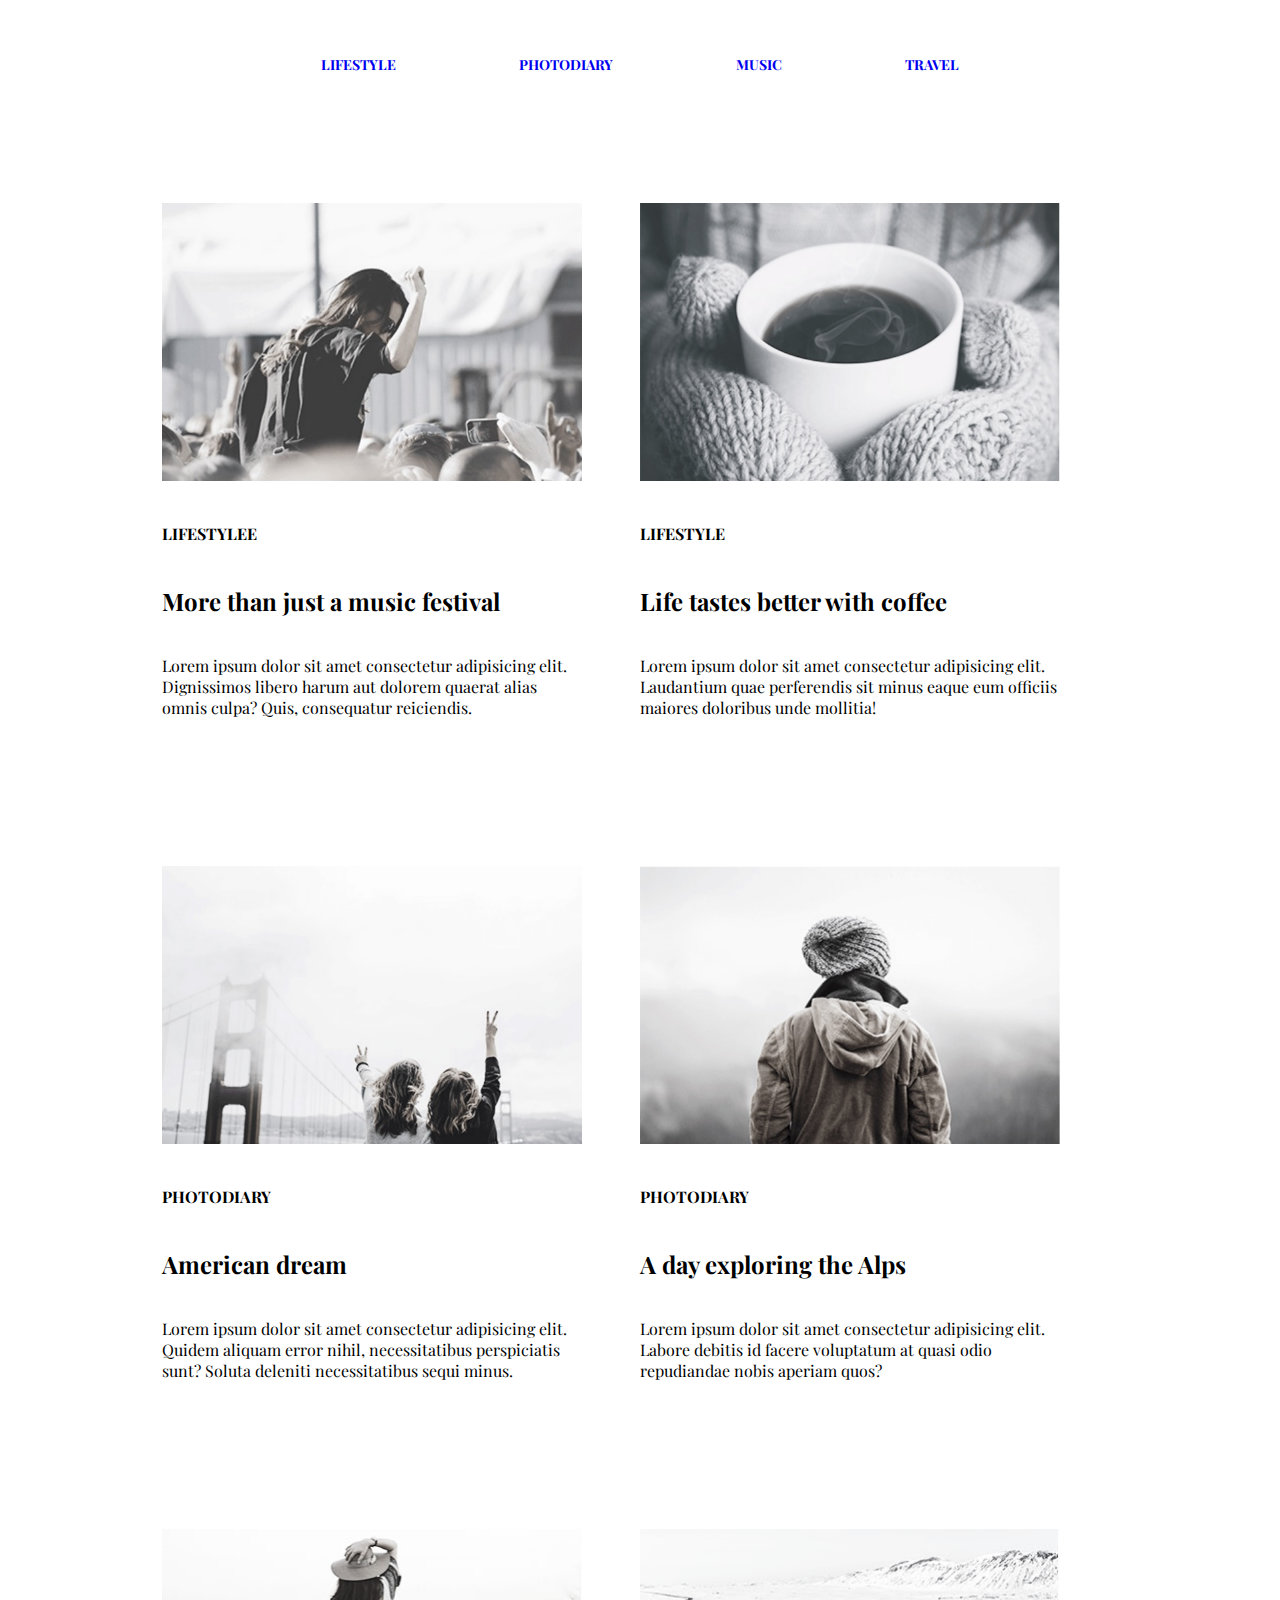
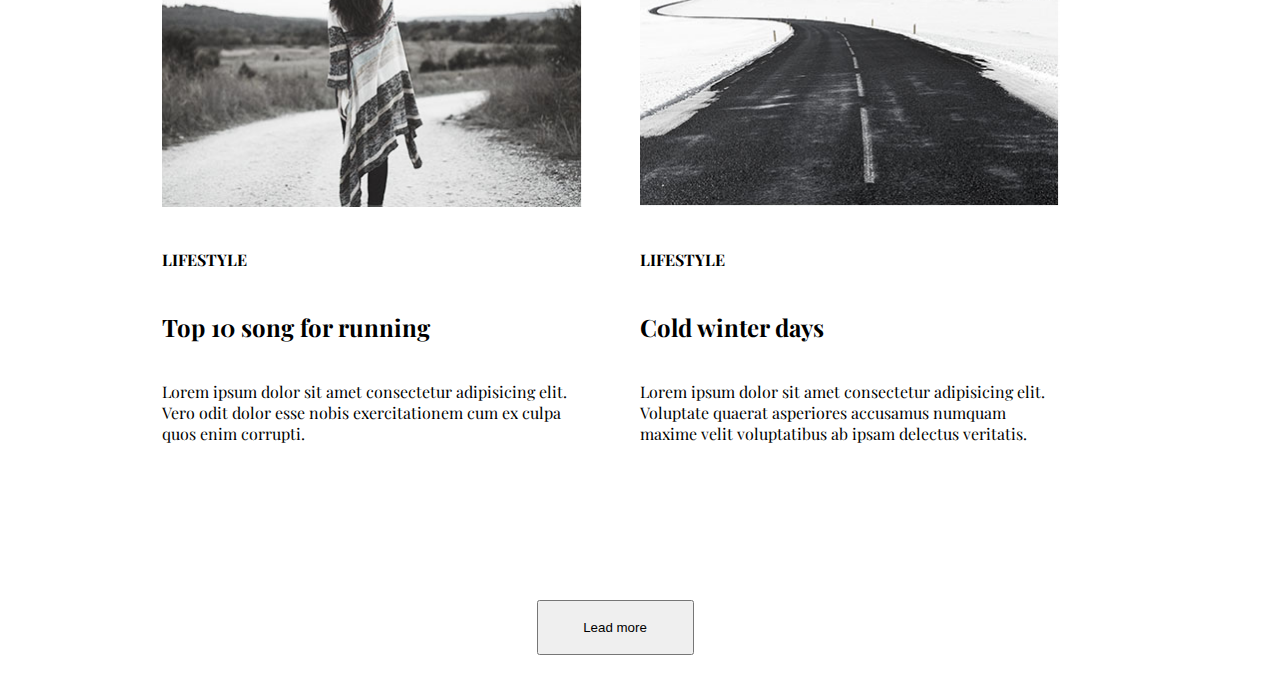
<file: module 3/index.html>
<!DOCTYPE html>
<html lang="en">
 <head>
   <meta charset="UTF-8" />
   <meta name="viewport" content="width=u, initial-scale=1.0" />
   <meta http-equiv="X-UA-Compatible" content="ie=edge" />
   <link href="https://fonts.googleapis.com/css?family=Playfair+Display|Slabo+27px" rel="stylesheet">
   <link rel="stylesheet" href="css/style.css" />
   <title>Document</title>
 </head>
 <body>
   <header>
     <nav>
        <ul>
            <li>
                 <a href="#">Lifestyle</a>
            </li>
            <li>
                <a href="#">Photodiary</a>
            </li>
            <li>
                <a href="#">Music</a>
            </li>
            <li>
                <a href="#">Travel</a>
            </li>
        </ul>
     </nav>
   </header>
   <div class="wrapper">
       <div class="card">
           <img src="images/lifestyle1.jpg" alt="lifestyle" width="420" height="278" />
           <h4>LifestyleE</h4>
           <h2>More than just a music festival</h2>
           <p>Lorem ipsum dolor sit amet consectetur adipisicing elit. Dignissimos libero harum aut dolorem quaerat alias omnis culpa? Quis, consequatur reiciendis.</p>
        </div>
        <div class="card">
            <img src="images/lifestyle2.jpg" alt="photodiary" width="420" height="278" />
            <h4>Lifestyle</h4>
            <h2>Life tastes better with coffee</h2>
            <p>Lorem ipsum dolor sit amet consectetur adipisicing elit. Laudantium quae perferendis sit minus eaque eum officiis maiores doloribus unde mollitia!</p>
        </div>
        <div class="card">
            <img src="images/photodiary1.jpg" alt="photodiary" width="420" height="278" />
            <h4>Photodiary</h4>
            <h2>American dream</h2>
            <p>Lorem ipsum dolor sit amet consectetur adipisicing elit. Quidem aliquam error nihil, necessitatibus perspiciatis sunt? Soluta deleniti necessitatibus sequi minus.</p>
        </div>
        <div class="card">
            <img src="images/photodiary2.jpg" alt="photodiary" width="420" height="278"/>
            <h4>Photodiary</h4>
            <h2>A day exploring the Alps</h2>
            <p>Lorem ipsum dolor sit amet consectetur adipisicing elit. Labore debitis id facere voluptatum at quasi odio repudiandae nobis aperiam quos?</p>
        </div>
        <div class="card">
            <img src="images/05.jpg" alt="photodiary" width="420" height="278"/>
            <h4>Lifestyle</h4>
            <h2>Top 10 song for running</h2>
            <p>Lorem ipsum dolor sit amet consectetur adipisicing elit. Vero odit dolor esse nobis exercitationem cum ex culpa quos enim corrupti.</p>
        </div>
        <div class="card">
            <img src="images/06.jpg" alt="photodiary" width="420" height="278" />
            <h4>Lifestyle</h4>
            <h2>Cold winter days</h2>
            <p>Lorem ipsum dolor sit amet consectetur adipisicing elit. Voluptate quaerat asperiores accusamus numquam maxime velit voluptatibus ab ipsam delectus veritatis.</p>
        </div>
   </div>
   <footer>
     <button>Lead more</button>
   </footer>
 </body>
</html>
</file>
<file: module 3/css/style.css>
* {
    margin: 0;
    padding: 0;
}
body {
    background-color: rgb(255, 255, 255);
    text-align: center;  
    width: device-width; 
    user-zoom: fixed;
}
.card {
    font-size: 16px;
    margin-right: 58px;
    /* margin: 0 29px 30px */
    display: inline-block;
    width: 420px;
    font-family: 'Playfair Display', serif;
    text-align: left;
    vertical-align: middle; 
}
header {
    margin: 0 auto;
    width: 900px;
    min-height: 99px;
    text-align: center;
    margin-left: auto;
    margin-right: auto;
    display: inline-block;
}
.wrapper {
    font-size: 0;
    padding: 26px;
    width: 960px;
    margin: 0 auto;
    /* padding: 55px; */
}
nav li {
    display: inline;
    margin-right: 60px;
    margin-left: 60px;
    text-align: left;
    list-style: none;
}
nav {
text-align: center;
text-transform: none;
 font-family: "Playfair Display", serif;
 font-size: 14px;
 text-transform: uppercase;
 margin-bottom: 103px;
 margin-top: 55px;
 font-weight: bold;
}
li a {
    text-decoration: none;
    text-transform: uppercase;
}
p {
    margin-top: 38px;
    margin-bottom: 148px;
    font-style: 14px;
}
h3 {
    line-height: 20px;
}
h4 {
    text-transform: uppercase;
    line-height: 36px;
}
h4 {
    margin-top: 31px;
    margin-bottom: 33px;
}
button {
    width: 157px;
    height: 55px;
    margin: 140px;
    margin-bottom: 30px;
    margin-left: 90px;
    align-content: center;
    margin-top: -50px;
 }
 
a:hover {
    color: #1cb99a;
}
</file>
